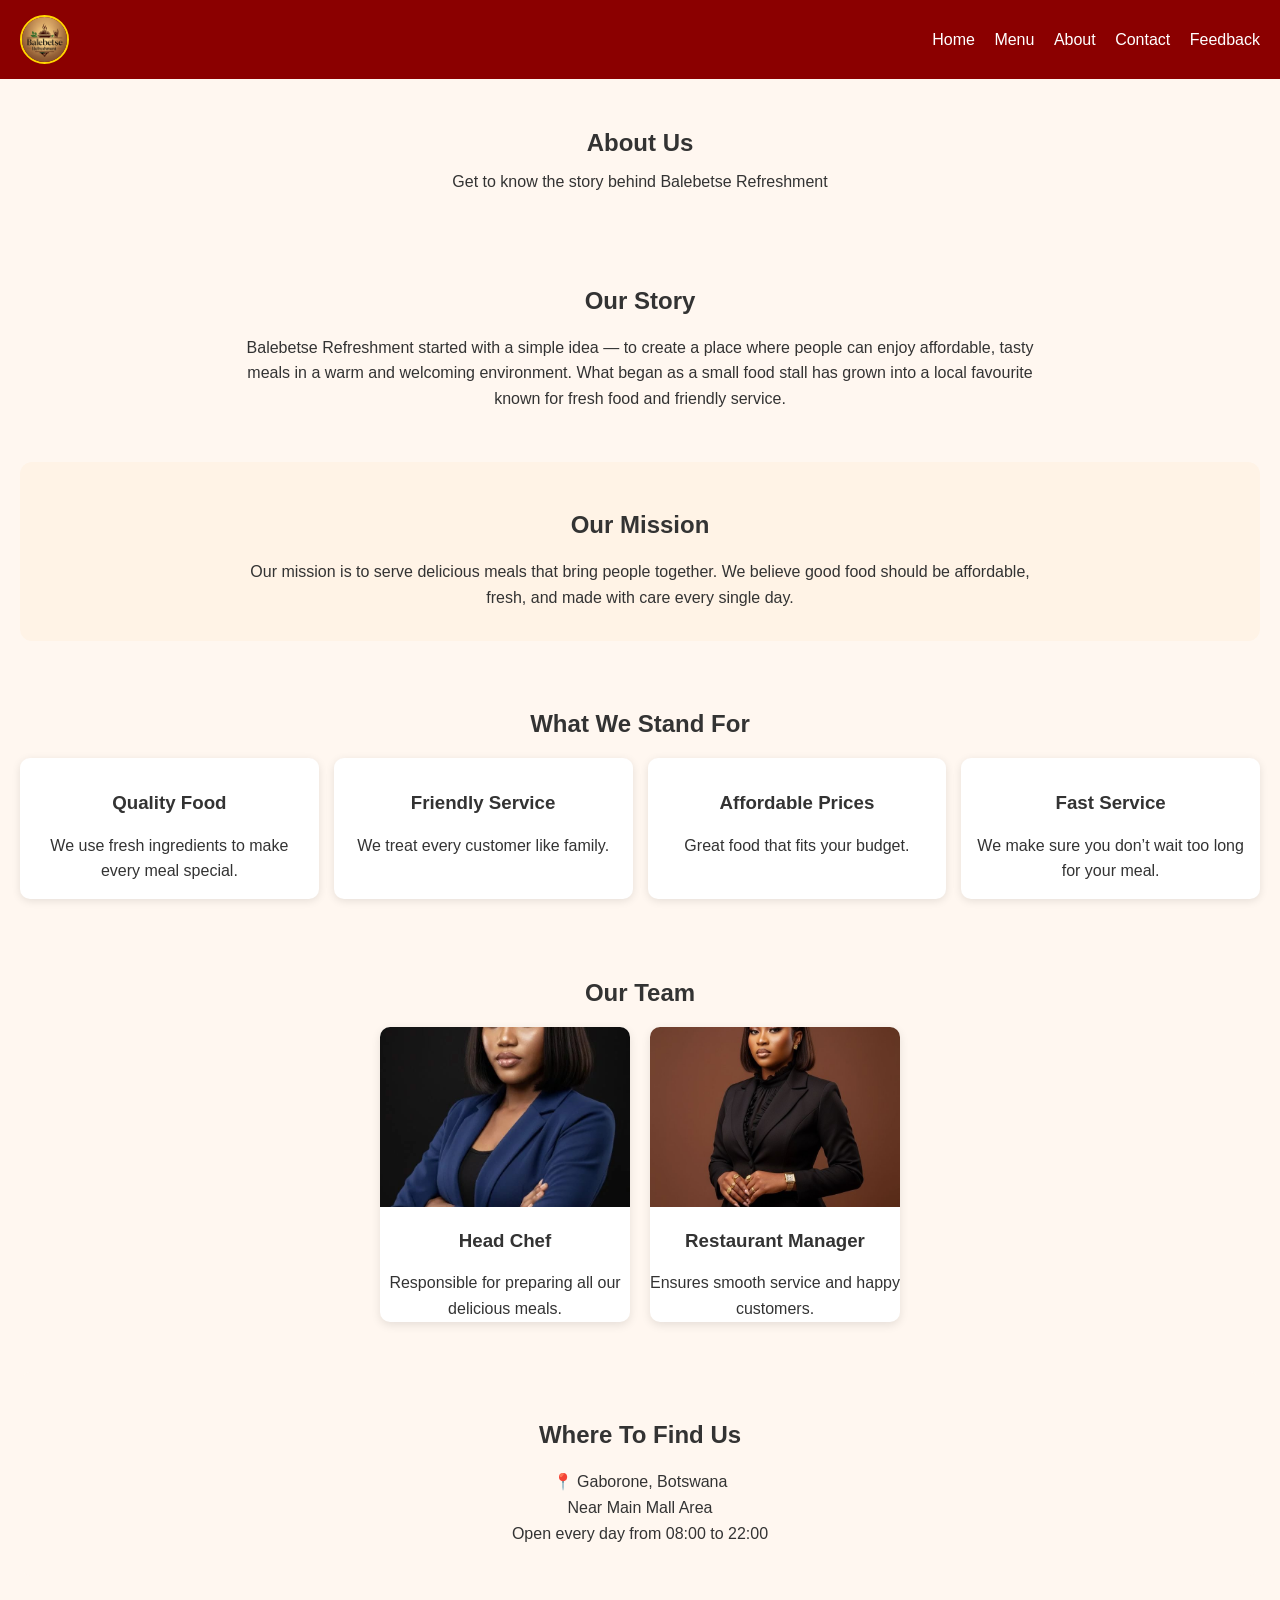
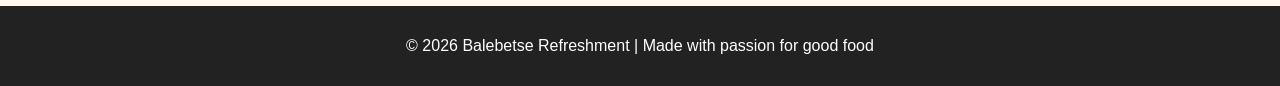
<file: about.html>
<!DOCTYPE html>
<html lang="en">
<head>
    <meta charset="UTF-8">
    <meta name="viewport" content="width=device-width, initial-scale=1.0">
    <title>About Us - Balebetse Refreshment</title>
    <link rel="stylesheet" href="css/style.css">
</head>
<body>

<header>
    <div class="logo">
        <img src="images/SCmJo.jpg" alt="logo">
    </div>
    <nav>
        <a href="index.html">Home</a>
        <a href="menu.html">Menu</a>
        <a href="about.html">About</a>
        <a href="contact.html">Contact</a>
        <a href="feedback.html">Feedback</a>
    </nav>
</header>

<section class="page-title">
    <h1>About Us</h1>
    <p>Get to know the story behind Balebetse Refreshment</p>
</section>

<section class="about-section">
    <h2>Our Story</h2>
    <p>
        Balebetse Refreshment started with a simple idea — to create a place where people can enjoy
        affordable, tasty meals in a warm and welcoming environment.
        What began as a small food stall has grown into a local favourite known for fresh food and friendly service.
    </p>
</section>

<section class="about-section highlight">
    <h2>Our Mission</h2>
    <p>
        Our mission is to serve delicious meals that bring people together.
        We believe good food should be affordable, fresh, and made with care every single day.
    </p>
</section>

<section class="about-section">
    <h2>What We Stand For</h2>

    <div class="values">
        <div class="value-box">
            <h3>Quality Food</h3>
            <p>We use fresh ingredients to make every meal special.</p>
        </div>

        <div class="value-box">
            <h3> Friendly Service</h3>
            <p>We treat every customer like family.</p>
        </div>

        <div class="value-box">
            <h3>Affordable Prices</h3>
            <p>Great food that fits your budget.</p>
        </div>

        <div class="value-box">
            <h3>Fast Service</h3>
            <p>We make sure you don’t wait too long for your meal.</p>
        </div>
    </div>
</section>

<section class="about-section">
    <h2>Our Team</h2>

    <div class="team">
        <div class="team-card">
            <img src="images/g.jpeg" alt="Chef">
            <h3>Head Chef</h3>
            <p>Responsible for preparing all our delicious meals.</p>
        </div>

        <div class="team-card">
            <img src="images/j.jpeg" alt="Manager">
            <h3>Restaurant Manager</h3>
            <p>Ensures smooth service and happy customers.</p>
        </div>
    </div>
</section>

<section class="about-section location">
    <h2>Where To Find Us</h2>
    <p>📍 Gaborone, Botswana</p>
    <p>Near Main Mall Area</p>
    <p>Open every day from 08:00 to 22:00</p>
</section>

<footer>
    <p>© 2026 Balebetse Refreshment | Made with passion for good food</p>
</footer>

</body>
</html>
</file>
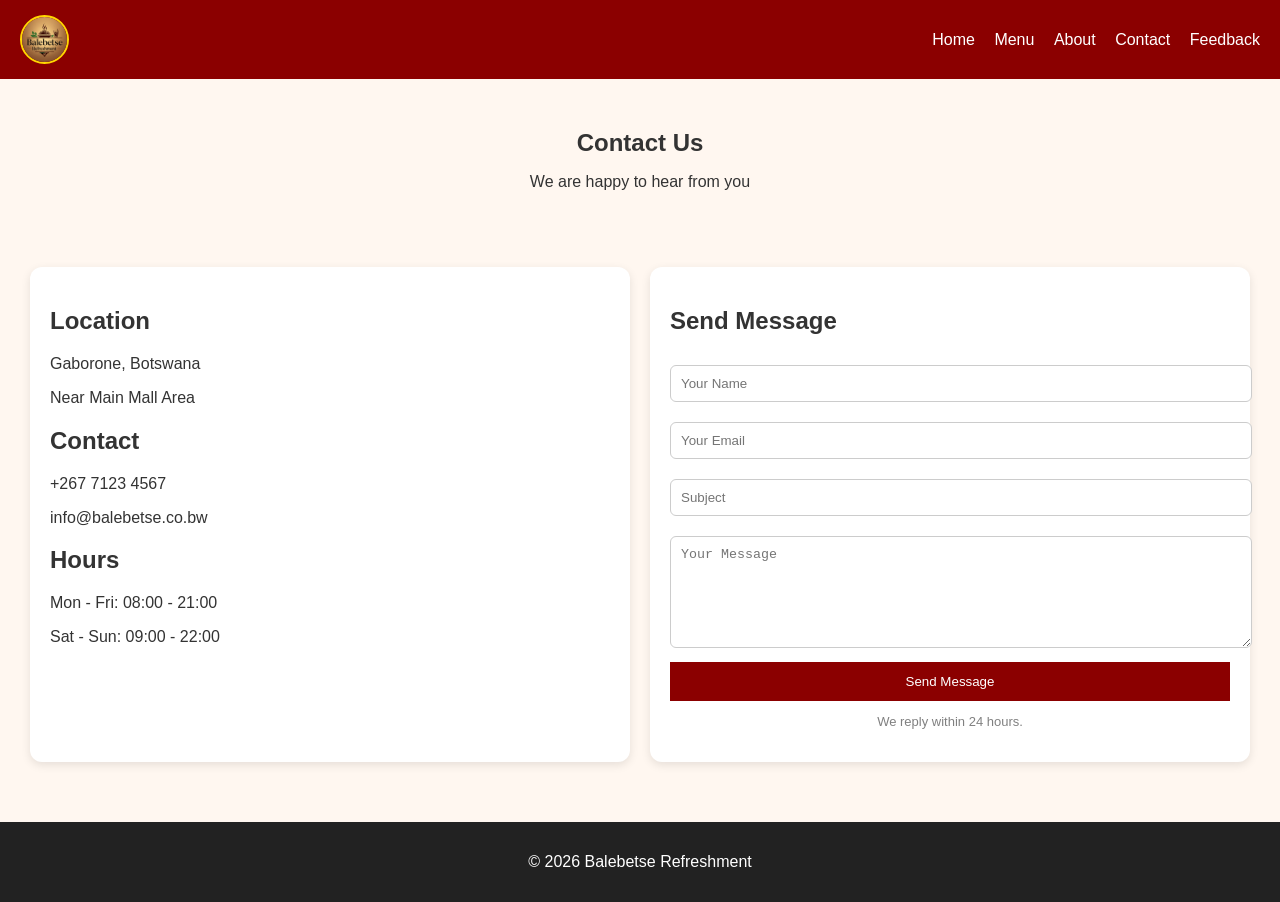
<file: contact.html>
<!DOCTYPE html>
<html lang="en">
<head>
    <meta charset="UTF-8">
    <meta name="viewport" content="width=device-width, initial-scale=1.0">
    <title>Contact Us - Balebetse Refreshment</title>
    <link rel="stylesheet" href="css/style.css">
</head>
<body>

<header>
    <div class="logo">
        <img src="images/SCmJo.jpg" alt="logo">
    </div>
    <nav>
        <a href="index.html">Home</a>
        <a href="menu.html">Menu</a>
        <a href="about.html">About</a>
        <a href="contact.html">Contact</a>
        <a href="feedback.html">Feedback</a>
    </nav>
</header>

<section class="page-title">
    <h1>Contact Us</h1>
    <p>We are happy to hear from you</p>
</section>

<section class="contact-container">

    <div class="contact-info">
        <h2>Location</h2>
        <p>Gaborone, Botswana</p>
        <p>Near Main Mall Area</p>

        <h2>Contact</h2>
        <p>+267 7123 4567</p>
        <p>info@balebetse.co.bw</p>

        <h2>Hours</h2>
        <p>Mon - Fri: 08:00 - 21:00</p>
        <p>Sat - Sun: 09:00 - 22:00</p>
    </div>

    <div class="contact-form">
        <h2>Send Message</h2>

        <form id="contactForm">
            <input type="text" id="name" placeholder="Your Name" required>
            <input type="email" id="email" placeholder="Your Email" required>
            <input type="text" id="subject" placeholder="Subject" required>
            <textarea id="message" placeholder="Your Message" rows="6" required></textarea>
            <button type="submit">Send Message</button>
        </form>

        <p class="note">We reply within 24 hours.</p>
    </div>

</section>

<div id="popup" class="popup">
    <p>✅ Message Sent Successfully!</p>
</div>

<footer>
    <p>© 2026 Balebetse Refreshment</p>
</footer>

<script>
    const form = document.getElementById("contactForm");
    const popup = document.getElementById("popup");

    form.addEventListener("submit", function(event) {
        event.preventDefault(); // stop page reload

        // show popup
        popup.style.display = "block";

        // hide popup after 3 seconds
        setTimeout(() => {
            popup.style.display = "none";
        }, 3000);

        // clear form
        form.reset();
    });
</script>

</body>
</html>
</file>
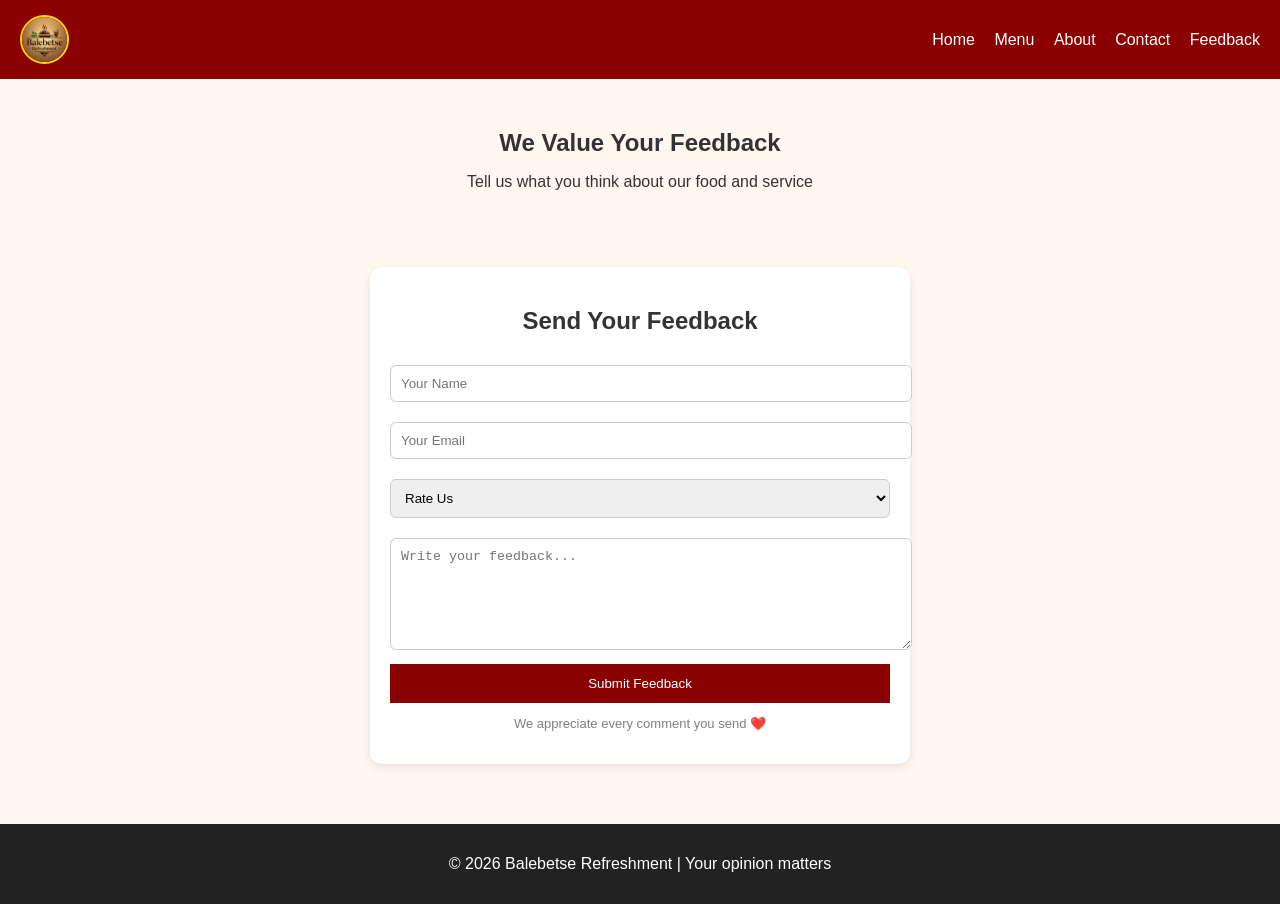
<file: feedback.html>
<!DOCTYPE html>
<html lang="en">
<head>
    <meta charset="UTF-8">
    <meta name="viewport" content="width=device-width, initial-scale=1.0">
    <title>Feedback - Balebetse Refreshment</title>
    <link rel="stylesheet" href="css/style.css">
</head>
<body>

<header>
    <div class="logo">
        <img src="images/SCmJo.jpg" alt="logo">
    </div>
    <nav>
        <a href="index.html">Home</a>
        <a href="menu.html">Menu</a>
        <a href="about.html">About</a>
        <a href="contact.html">Contact</a>
        <a href="feedback.html">Feedback</a>
    </nav>
</header>

<section class="page-title">
    <h1>We Value Your Feedback</h1>
    <p>Tell us what you think about our food and service</p>
</section>

<section class="feedback-container">

    <div class="feedback-box">
        <h2>Send Your Feedback</h2>

        <form id="feedbackForm">

            <input type="text" id="name" placeholder="Your Name" required>

            <input type="email" id="email" placeholder="Your Email" required>

            <select id="rating" required>
                <option value="">Rate Us</option>
                <option value="5">⭐⭐⭐⭐⭐ Excellent</option>
                <option value="4">⭐⭐⭐⭐ Very Good</option>
                <option value="3">⭐⭐⭐ Good</option>
                <option value="2">⭐⭐ Fair</option>
                <option value="1">⭐ Poor</option>
            </select>

            <textarea id="message" rows="6" placeholder="Write your feedback..." required></textarea>

            <button type="submit">Submit Feedback</button>
        </form>

        <p class="note">We appreciate every comment you send ❤️</p>
    </div>

</section>

<div id="popup" class="popup">
    <p>✅ Thank you for your feedback!</p>
</div>

<footer>
    <p>© 2026 Balebetse Refreshment | Your opinion matters</p>
</footer>

<script>
    const form = document.getElementById("feedbackForm");
    const popup = document.getElementById("popup");

    form.addEventListener("submit", function(event) {
        event.preventDefault();

        popup.style.display = "block";

        setTimeout(() => {
            popup.style.display = "none";
        }, 3000);

        form.reset();
    });
</script>

</body>
</html>
</file>
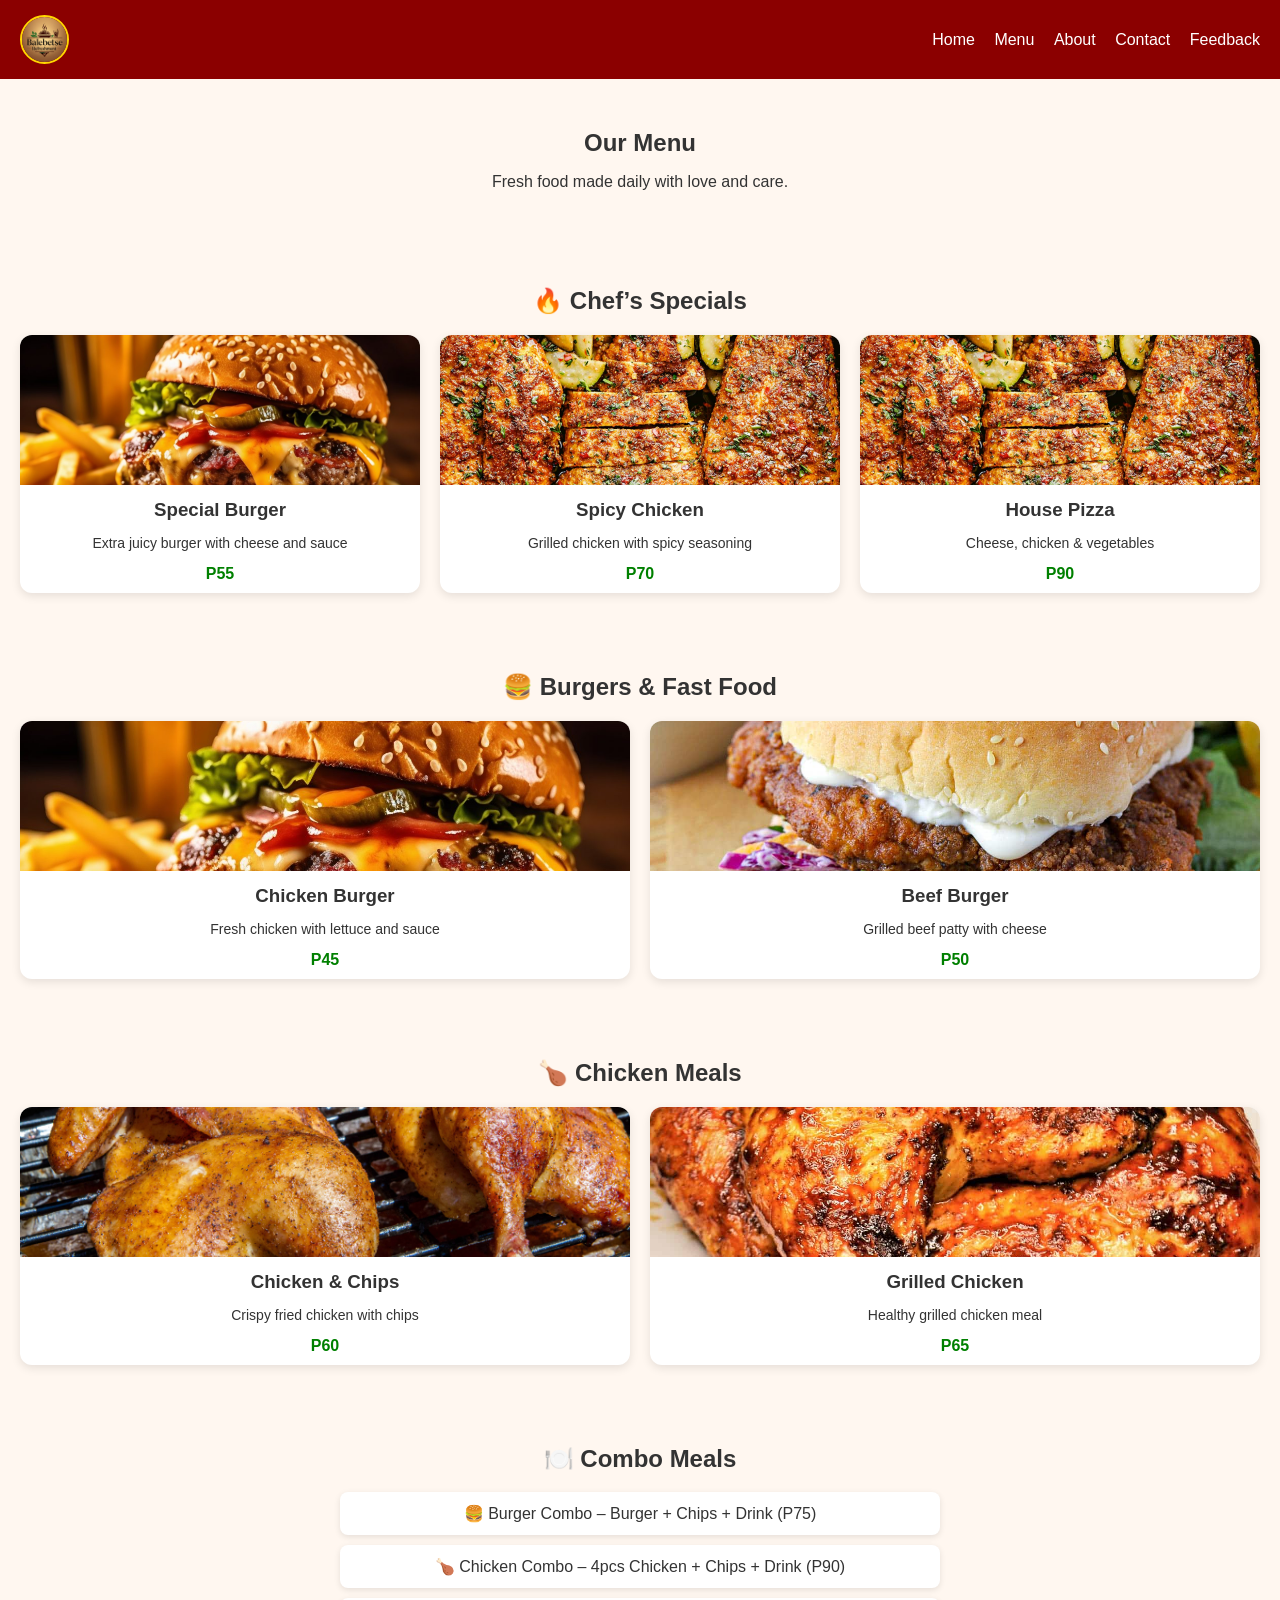
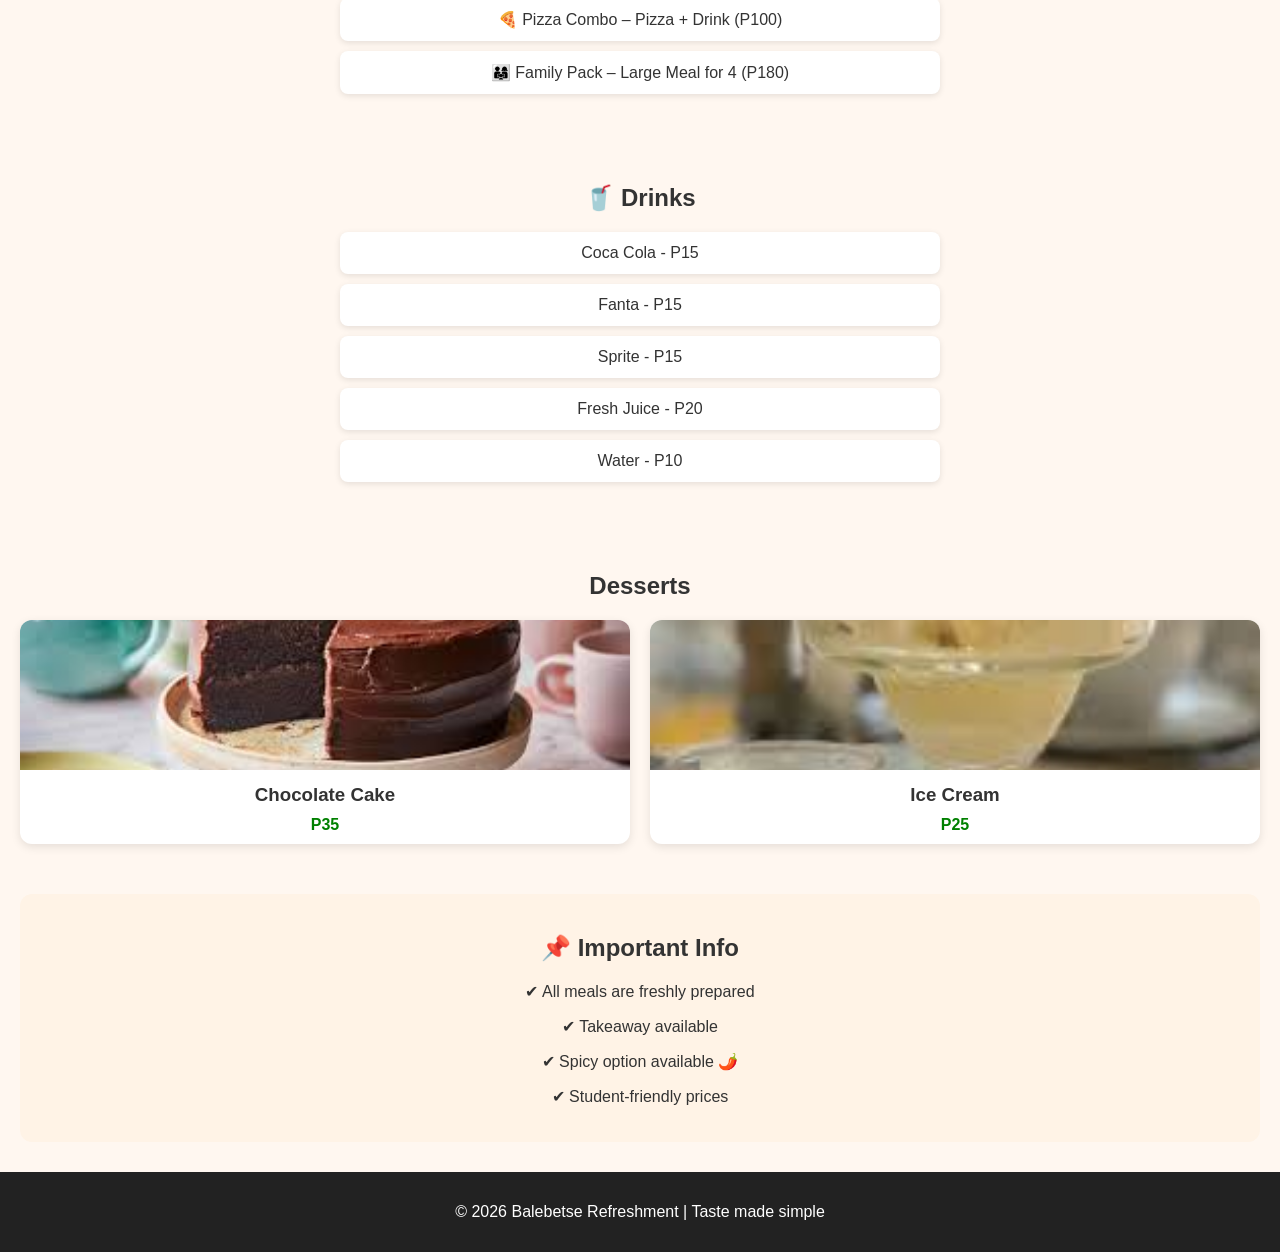
<file: menu.html>
<!DOCTYPE html>
<html lang="en">
<head>
    <meta charset="UTF-8">
    <meta name="viewport" content="width=device-width, initial-scale=1.0">
    <title>Menu - Balebetse Refreshment</title>
    <link rel="stylesheet" href="css/style.css">
</head>
<body>

<header>
    <div class="logo">
        <img src="images/SCmJo.jpg" alt="logo">
    </div>
    <nav>
        <a href="index.html">Home</a>
        <a href="menu.html">Menu</a>
        <a href="about.html">About</a>
        <a href="contact.html">Contact</a>
        <a href="feedback.html">Feedback</a>
    </nav>
</header>

<section class="page-title">
    <h1>Our Menu</h1>
    <p>Fresh food made daily with love and care.</p>
</section>

<section class="menu-section">
    <h2>🔥 Chef’s Specials</h2>

    <div class="menu-grid">
        <div class="menu-card">
            <img src="images/burger.jpg" alt="Burger">
            <h3>Special Burger</h3>
            <p>Extra juicy burger with cheese and sauce</p>
            <span>P55</span>
        </div>

        <div class="menu-card">
            <img src="images/chicken.jpg" alt="Chicken">
            <h3>Spicy Chicken</h3>
            <p>Grilled chicken with spicy seasoning</p>
            <span>P70</span>
        </div>

        <div class="menu-card">
            <img src="images/chicken.jpg" alt="Pizza">
            <h3>House Pizza</h3>
            <p>Cheese, chicken & vegetables</p>
            <span>P90</span>
        </div>
    </div>
</section>

<section class="menu-section">
    <h2>🍔 Burgers & Fast Food</h2>

    <div class="menu-grid">
        <div class="menu-card">
            <img src="images/burger.jpg">
            <h3>Chicken Burger</h3>
            <p>Fresh chicken with lettuce and sauce</p>
            <span>P45</span>
        </div>

        <div class="menu-card">
            <img src="images/bth.jpg">
            <h3>Beef Burger</h3>
            <p>Grilled beef patty with cheese</p>
            <span>P50</span>
        </div>
    </div>
</section>

<section class="menu-section">
    <h2>🍗 Chicken Meals</h2>

    <div class="menu-grid">
        <div class="menu-card">
            <img src="images/fried.jpg">
            <h3>Chicken & Chips</h3>
            <p>Crispy fried chicken with chips</p>
            <span>P60</span>
        </div>

        <div class="menu-card">
            <img src="images/grilled.jpg">
            <h3>Grilled Chicken</h3>
            <p>Healthy grilled chicken meal</p>
            <span>P65</span>
        </div>
    </div>
</section>

<section class="menu-section">
    <h2>🍽️ Combo Meals</h2>

    <ul class="combo-list">
        <li>🍔 Burger Combo – Burger + Chips + Drink (P75)</li>
        <li>🍗 Chicken Combo – 4pcs Chicken + Chips + Drink (P90)</li>
        <li>🍕 Pizza Combo – Pizza + Drink (P100)</li>
        <li>👨‍👩‍👧 Family Pack – Large Meal for 4 (P180)</li>
    </ul>
</section>

<!-- DRINKS -->
<section class="menu-section">
    <h2>🥤 Drinks</h2>

    <ul class="combo-list">
        <li>Coca Cola - P15</li>
        <li>Fanta - P15</li>
        <li>Sprite - P15</li>
        <li>Fresh Juice - P20</li>
        <li>Water - P10</li>
    </ul>
</section>

<section class="menu-section">
    <h2> Desserts</h2>

    <div class="menu-grid">
        <div class="menu-card">
            <img src="images/choco.jpg">
            <h3>Chocolate Cake</h3>
            <span>P35</span>
        </div>

        <div class="menu-card">
            <img src="images/ice.jpg">
            <h3>Ice Cream</h3>
            <span>P25</span>
        </div>
    </div>
</section>

<section class="menu-section notes">
    <h2>📌 Important Info</h2>
    <p>✔ All meals are freshly prepared</p>
    <p>✔ Takeaway available</p>
    <p>✔ Spicy option available 🌶️</p>
    <p>✔ Student-friendly prices</p>
</section>

<footer>
    <p>© 2026 Balebetse Refreshment | Taste made simple</p>
</footer>

</body>
</html>
</file>
<file: css/style.css>
body {
    margin: 0;
    font-family: Arial, sans-serif;
    background: #fff7f0;
}

/* HEADER */
header {
    display: flex;
    justify-content: space-between;
    padding: 15px 20px;
    background: #8b0000;
    color: white;
}

.logo {
    display: flex;
    align-items: center;
    gap: 10px;
    font-size: 20px;
    font-weight: bold;
    color: white;
}

/* LOGO IMAGE */
.logo img {
    width: 45px;
    height: 45px;
    border-radius: 50%; /* makes it round like a badge */
    object-fit: cover;
    border: 2px solid #ffd700;
    transition: transform 0.3s ease;
}

/* LOGO TEXT */
.logo span {
    transition: color 0.3s ease;
}

/* HOVER EFFECT */
.logo:hover img {
    transform: scale(1.1);
}

.logo:hover span {
    color: #ffd700;
}


/* NAV */
nav a {
    color: white;
    margin-left: 15px;
    text-decoration: none;
    transition: 0.3s;
}

nav a:hover {
    color: #ffd700;
    transform: translateY(-2px);
}

/* MAIN LAYOUT */
.layout {
    display: flex;
    gap: 20px;
    padding: 20px;
}

/* MAIN */
main {
    flex: 3;
}

/* ASIDE */
aside {
    flex: 1;
}

aside .box {
    background: white;
    padding: 15px;
    margin-bottom: 15px;
    border-radius: 10px;
    box-shadow: 0 2px 8px rgba(0,0,0,0.1);
    transition: transform 0.3s ease;
}

aside .box:hover {
    transform: translateY(-5px);
}

/* HERO */
.hero {
    text-align: center;
    padding: 60px 20px;
    background: linear-gradient(rgba(0,0,0,0.6), rgba(0,0,0,0.6)),
                url('https://images.unsplash.com/photo-1555992336-03a23c8e8c6d') center/cover;
    color: white;
    border-radius: 10px;
}

.hero button {
    padding: 10px 20px;
    background: #ffd700;
    border: none;
    cursor: pointer;
    transition: 0.3s;
}

.hero button:hover {
    transform: scale(1.05);
}

/* INTRO */
.intro {
    padding: 20px;
    text-align: center;
}

/* GALLERY */
.gallery {
    text-align: center;
    padding: 20px;
}

.images {
    display: flex;
    gap: 10px;
    justify-content: center;
    flex-wrap: wrap;
}

.images img {
    width: 200px;
    height: 150px;
    border-radius: 10px;
    object-fit: cover;
    transition: transform 0.3s ease;
}

.images img:hover {
    transform: scale(1.05);
}

/* SPECIALS */
.specials {
    text-align: center;
    padding: 20px;
}

.specials ul {
    list-style: none;
    padding: 0;
}

.specials li {
    background: white;
    margin: 10px auto;
    width: 70%;
    padding: 10px;
    border-radius: 8px;
    transition: transform 0.3s;
}

.specials li:hover {
    transform: translateX(5px);
}

/* ASIDE IMAGE */
aside img {
    width: 100%;
    border-radius: 8px;
    margin-top: 10px;
}

/* FOOTER */
footer {
    text-align: center;
    padding: 15px;
    background: #222;
    color: white;
}

/* RESPONSIVE */
@media (max-width: 800px) {
    .layout {
        flex-direction: column;
    }
}

/* GENERAL */
body {
    margin: 0;
    font-family: Arial, sans-serif;
    background: #fff7f0;
    color: #333;
}

/* HEADER */
header {
    display: flex;
    justify-content: space-between;
    align-items: center;
    background: #8b0000;
    padding: 15px 20px;
    color: white;
}

.logo {
    font-size: 20px;
    font-weight: bold;
}

nav a {
    color: white;
    margin-left: 15px;
    text-decoration: none;
    transition: 0.3s ease;
}

nav a:hover {
    color: #ffd700;
    transform: translateY(-2px);
}

/* PAGE TITLE */
.page-title {
    text-align: center;
    padding: 30px 20px;
}

.page-title h1 {
    margin-bottom: 5px;
}

/* SECTIONS */
.menu-section {
    padding: 30px 20px;
    text-align: center;
}

/* MENU GRID */
.menu-grid {
    display: grid;
    grid-template-columns: repeat(auto-fit, minmax(220px, 1fr));
    gap: 20px;
    margin-top: 20px;
}

/* MENU CARD */
.menu-card {
    background: white;
    border-radius: 12px;
    overflow: hidden;
    box-shadow: 0 3px 10px rgba(0,0,0,0.1);
    transition: transform 0.3s ease, box-shadow 0.3s ease;
}

.menu-card:hover {
    transform: translateY(-5px);
    box-shadow: 0 6px 15px rgba(0,0,0,0.15);
}

.menu-card img {
    width: 100%;
    height: 150px;
    object-fit: cover;
}

.menu-card h3 {
    margin: 10px 0 5px;
}

.menu-card p {
    font-size: 14px;
    padding: 0 10px;
}

.menu-card span {
    display: block;
    margin: 10px;
    font-weight: bold;
    color: green;
    font-size: 16px;
}

/* COMBO + LISTS */
.combo-list {
    list-style: none;
    padding: 0;
    max-width: 600px;
    margin: auto;
}

.combo-list li {
    background: white;
    margin: 10px 0;
    padding: 12px;
    border-radius: 8px;
    box-shadow: 0 2px 6px rgba(0,0,0,0.1);
    transition: transform 0.3s ease;
}

.combo-list li:hover {
    transform: translateX(5px);
}

/* NOTES SECTION */
.notes {
    background: #fff3e6;
    border-radius: 12px;
    margin: 20px;
    padding: 20px;
}

/* HERO (from home page compatibility) */
.hero {
    text-align: center;
    padding: 80px 20px;
    background: linear-gradient(rgba(0,0,0,0.6), rgba(0,0,0,0.6)),
                url('https://images.unsplash.com/photo-1555992336-03a23c8e8c6d') center/cover;
    color: white;
    border-radius: 10px;
}

.hero button {
    margin-top: 15px;
    padding: 10px 20px;
    background: #ffd700;
    border: none;
    cursor: pointer;
    transition: 0.3s ease;
}

.hero button:hover {
    background: #ffcc00;
    transform: translateY(-3px);
}

/* INTRO */
.intro {
    text-align: center;
    padding: 20px;
}

/* GALLERY */
.images {
    display: flex;
    gap: 10px;
    justify-content: center;
    flex-wrap: wrap;
}

.images img {
    width: 200px;
    height: 150px;
    border-radius: 10px;
    object-fit: cover;
    transition: transform 0.3s ease;
}

.images img:hover {
    transform: scale(1.05);
}

/* ASIDE */
.layout {
    display: flex;
    gap: 20px;
    padding: 20px;
}

main {
    flex: 3;
}

aside {
    flex: 1;
}

aside .box {
    background: white;
    padding: 15px;
    margin-bottom: 15px;
    border-radius: 10px;
    box-shadow: 0 2px 8px rgba(0,0,0,0.1);
    transition: transform 0.3s ease;
}

aside .box:hover {
    transform: translateY(-5px);
}

aside img {
    width: 100%;
    border-radius: 8px;
    margin-top: 10px;
}

/* FOOTER */
footer {
    text-align: center;
    padding: 15px;
    background: #222;
    color: white;
    margin-top: 30px;
}

/* RESPONSIVE */
@media (max-width: 800px) {
    .layout {
        flex-direction: column;
    }

    .menu-grid {
        grid-template-columns: 1fr;
    }

    .images img {
        width: 100%;
    }
}

.about-section {
    padding: 30px 20px;
    text-align: center;
}

.about-section p {
    max-width: 800px;
    margin: auto;
    line-height: 1.6;
}

/* HIGHLIGHT SECTION */
.highlight {
    background: #fff3e6;
    border-radius: 12px;
    margin: 20px;
}

/* VALUES */
.values {
    display: grid;
    grid-template-columns: repeat(auto-fit, minmax(200px, 1fr));
    gap: 15px;
    margin-top: 20px;
}

.value-box {
    background: white;
    padding: 15px;
    border-radius: 10px;
    box-shadow: 0 2px 8px rgba(0,0,0,0.1);
    transition: transform 0.3s ease;
}

.value-box:hover {
    transform: translateY(-5px);
}

/* TEAM */
.team {
    display: flex;
    justify-content: center;
    gap: 20px;
    flex-wrap: wrap;
    margin-top: 20px;
}

.team-card {
    background: white;
    width: 250px;
    border-radius: 10px;
    overflow: hidden;
    box-shadow: 0 3px 10px rgba(0,0,0,0.1);
    transition: transform 0.3s ease;
}

.team-card:hover {
    transform: translateY(-5px);
}

.team-card img {
    width: 100%;
    height: 180px;
    object-fit: cover;
}

/* LOCATION */
.location {
    background: #fff7f0;
    border-radius: 12px;
    margin: 20px;
}

.contact-container {
    display: flex;
    gap: 20px;
    padding: 30px;
    flex-wrap: wrap;
}

/* LEFT SIDE INFO */
.contact-info {
    flex: 1;
    background: white;
    padding: 20px;
    border-radius: 12px;
    box-shadow: 0 3px 10px rgba(0,0,0,0.1);
}

/* RIGHT SIDE FORM */
.contact-form {
    flex: 1;
    background: white;
    padding: 20px;
    border-radius: 12px;
    box-shadow: 0 3px 10px rgba(0,0,0,0.1);
}

.contact-form input,
.contact-form textarea {
    width: 100%;
    padding: 10px;
    margin: 10px 0;
    border: 1px solid #ccc;
    border-radius: 6px;
    outline: none;
}

.contact-form button {
    width: 100%;
    padding: 12px;
    background: #8b0000;
    color: white;
    border: none;
    cursor: pointer;
    transition: 0.3s ease;
}

.contact-form button:hover {
    background: #a30000;
    transform: translateY(-2px);
}

.note {
    font-size: 13px;
    color: gray;
    text-align: center;
}

/* MAP SECTION */
.map-section {
    text-align: center;
    padding: 30px;
}

.map-section img {
    width: 80%;
    max-width: 600px;
    border-radius: 10px;
    margin-top: 10px;
}

/* RESPONSIVE */
@media (max-width: 800px) {
    .contact-container {
        flex-direction: column;
    }

    .map-section img {
        width: 100%;
    }
}

/* POPUP MESSAGE */
.popup {
    position: fixed;
    top: 20px;
    right: 20px;
    background: #28a745;
    color: white;
    padding: 15px 20px;
    border-radius: 8px;
    display: none;
    box-shadow: 0 3px 10px rgba(0,0,0,0.2);
    animation: slideIn 0.5s ease;
}

/* ANIMATION */
@keyframes slideIn {
    from {
        transform: translateX(100px);
        opacity: 0;
    }
    to {
        transform: translateX(0);
        opacity: 1;
    }
}
.feedback-container {
    display: flex;
    justify-content: center;
    padding: 30px;
}

.feedback-box {
    background: white;
    width: 100%;
    max-width: 500px;
    padding: 20px;
    border-radius: 12px;
    box-shadow: 0 3px 10px rgba(0,0,0,0.1);
    text-align: center;
}

.feedback-box input,
.feedback-box textarea,
.feedback-box select {
    width: 100%;
    padding: 10px;
    margin: 10px 0;
    border: 1px solid #ccc;
    border-radius: 6px;
}

.feedback-box button {
    width: 100%;
    padding: 12px;
    background: #8b0000;
    color: white;
    border: none;
    cursor: pointer;
    transition: 0.3s ease;
}

.feedback-box button:hover {
    background: #a30000;
    transform: translateY(-2px);
}

.note {
    font-size: 13px;
    color: gray;
}

/* POPUP (reuse same style from contact page if already added) */
.popup {
    position: fixed;
    top: 20px;
    right: 20px;
    background: #28a745;
    color: white;
    padding: 15px 20px;
    border-radius: 8px;
    display: none;
    box-shadow: 0 3px 10px rgba(0,0,0,0.2);
    animation: slideIn 0.5s ease;
}

@keyframes slideIn {
    from { transform: translateX(100px); opacity: 0; }
    to { transform: translateX(0); opacity: 1; }
}
</file>
